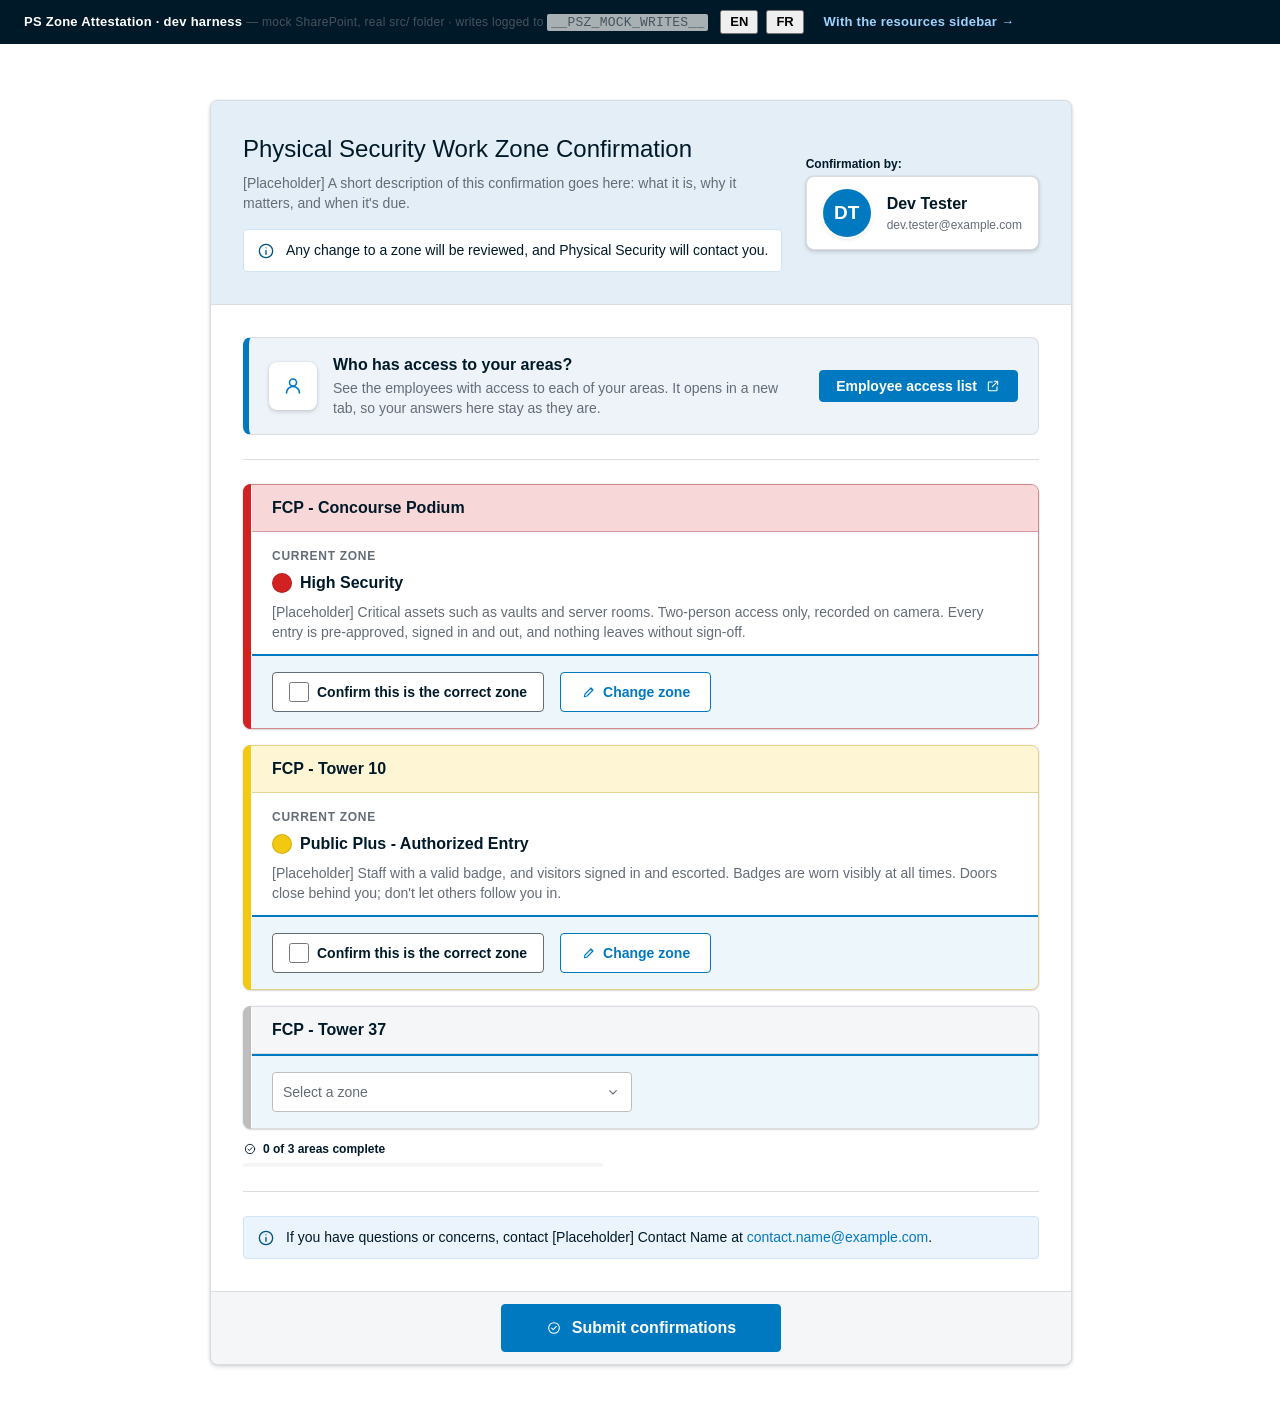
<file: dev/index.html>
<!doctype html>
<html lang="en">
<head>
  <meta charset="utf-8">
  <meta name="viewport" content="width=device-width, initial-scale=1">
  <title>PS Zone Attestation · dev harness</title>
  <!-- =================================================================
    Local dev harness — runs the real deploy folder (../src/) with ZERO
    SharePoint and ZERO network: only the SharePoint adapter is mocked.
    The engine finds design/ and lib/ beside itself exactly as it does
    in production, so this harness also proves the folder is complete.

    Serve the repo root over HTTP (the engine fetches the config and
    sprite, which file:// blocks):

        python -m http.server 8646        (from the repo root)
        → http://localhost:8646/dev/index.html

    Query flags: ?validate renders the doctor report; ?lang=fr opens in
    French (or use the EN / FR buttons); ?Mode=Edit shows the edit-mode
    placeholder. Writes land on window.__PSZ_MOCK_WRITES__ (mock-sp.js).
  ================================================================== -->
  <style>
    /* Harness chrome only — the page around the web-part div. */
    body { margin: 0; background: #f5f6f7; }
    .harness-bar {
      padding: 10px 24px; background: #001928; color: #fff;
      font: 600 13px/1.4 "Segoe UI", sans-serif; letter-spacing: .02em;
    }
    .harness-bar small { font-weight: 400; opacity: .7; }
    .harness-bar button { margin-left: 8px; font: inherit; padding: 1px 8px; cursor: pointer; }
    .harness-bar a { margin-left: 16px; color: #9fd3ff; }
    .harness-canvas { max-width: 860px; margin: 24px auto; background: #fff; border-radius: 8px; padding: 32px; }
  </style>
</head>
<body>
  <div class="harness-bar">PS Zone Attestation · dev harness <small>— mock SharePoint, real src/ folder · writes logged to <code>__PSZ_MOCK_WRITES__</code></small>
    <button type="button" onclick="window.intl && intl.setLang('en')">EN</button><button type="button" onclick="window.intl && intl.setLang('fr')">FR</button>
    <a href="page.html" onclick="this.href = 'page.html' + location.search">With the resources sidebar →</a></div>

  <!-- Simulates the modern-page canvas + the web part's own padding. -->
  <div class="harness-canvas">

    <!-- ============ the actual web part insert, dev-configured ============ -->
    <script src="mock-sp.js"></script>
    <script>
      // vars: the access-list link points at the harness page beside this one
      window.PSZ_FORM_SETTINGS = { mockSp: window.PSZ_MOCK_SP,
        vars: { accessListUrl: location.pathname.replace(/[^/]*$/, '') + 'access.html' } };
    </script>
    <div data-psz-form data-config="../src/ps-zone-attestation.json"></div>
    <script>
      if (location.search.indexOf('validate') > -1) document.querySelector('[data-psz-form]').setAttribute('data-validate', '');
    </script>
    <script src="../src/ps-zone-attestation.js?v=dev"></script>
    <!-- ==================================================================== -->

  </div>
</body>
</html>
</file>
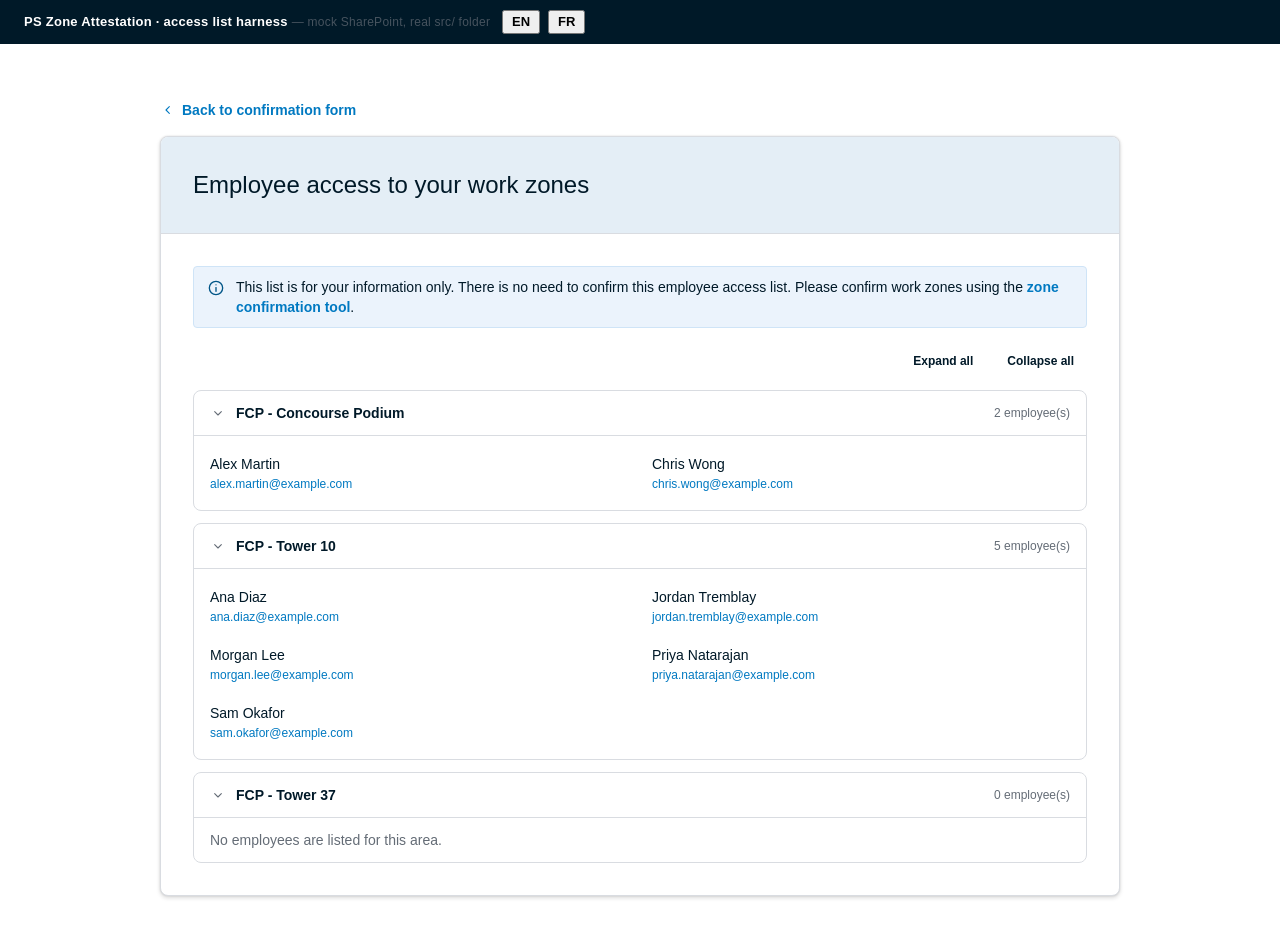
<file: dev/access.html>
<!doctype html>
<html lang="en">
<head>
  <meta charset="utf-8">
  <meta name="viewport" content="width=device-width, initial-scale=1">
  <title>PS Zone Attestation · access list harness</title>
  <!-- =================================================================
    The employee access list page: the third web part on the same engine,
    on a page of its own. The form's notice opens it in a new tab; its
    back link closes that tab (or, opened any other way, goes to
    page.html). Same rules as index.html: the real src/ folder,
    SharePoint mocked, served over HTTP from the repo root:

        python -m http.server 8646
        → http://localhost:8646/dev/access.html   (?lang=fr, ?Mode=Edit)

    Mock rows: PSZ_MOCK_ACCESS in mock-sp.js.
  ================================================================== -->
  <style>
    /* Harness chrome only — the page around the web part. */
    body { margin: 0; background: #f5f6f7; }
    .harness-bar {
      padding: 10px 24px; background: #001928; color: #fff;
      font: 600 13px/1.4 "Segoe UI", sans-serif; letter-spacing: .02em;
    }
    .harness-bar small { font-weight: 400; opacity: .7; }
    .harness-bar button { margin-left: 8px; font: inherit; padding: 1px 8px; cursor: pointer; }
    .harness-canvas { max-width: 960px; margin: 24px auto; background: #fff; border-radius: 8px; padding: 32px; }
  </style>
</head>
<body>
  <div class="harness-bar">PS Zone Attestation · access list harness <small>— mock SharePoint, real src/ folder</small>
    <button type="button" onclick="window.intl && intl.setLang('en')">EN</button><button type="button" onclick="window.intl && intl.setLang('fr')">FR</button></div>

  <div class="harness-canvas">
    <script src="mock-sp.js"></script>
    <script>
      // vars: back to the page harness beside this one
      window.PSZ_FORM_SETTINGS = { mockSp: window.PSZ_MOCK_SP,
        vars: { formUrl: location.pathname.replace(/[^/]*$/, '') + 'page.html' } };
    </script>
    <div data-psz-access data-config="../src/ps-zone-attestation.access.json"></div>
    <script src="../src/ps-zone-attestation.js?v=dev"></script>
  </div>
</body>
</html>
</file>
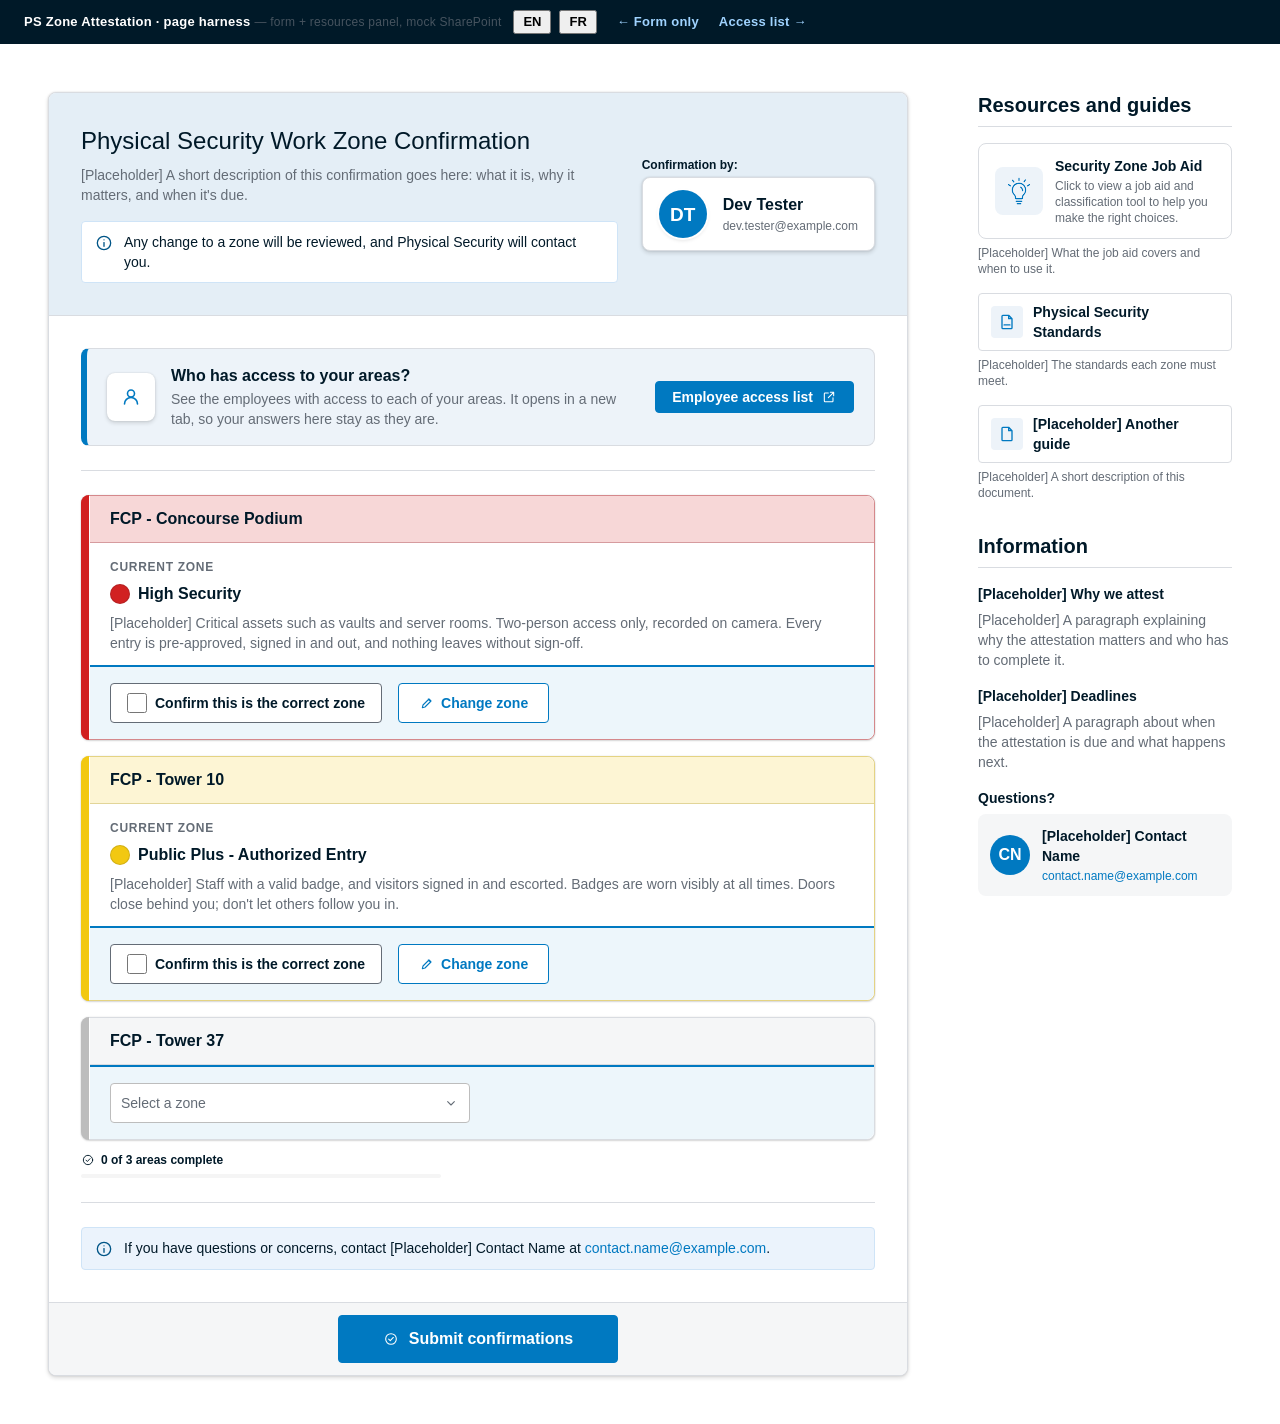
<file: dev/page.html>
<!doctype html>
<html lang="en">
<head>
  <meta charset="utf-8">
  <meta name="viewport" content="width=device-width, initial-scale=1">
  <title>PS Zone Attestation · page harness</title>
  <!-- =================================================================
    The whole attestation page as it's laid out in SharePoint: the form in
    a ¾ column and the resources panel in a ¼ column, two web parts on
    one engine. Same rules as index.html: the real src/ folder, SharePoint
    mocked, served over HTTP from the repo root:

        python -m http.server 8646
        → http://localhost:8646/dev/page.html     (?lang=fr, ?Mode=Edit)

    The column split is the SharePoint page's own section layout, imitated
    here; the engine doesn't set it. index.html stays the form-only harness
    the suite uses.
  ================================================================== -->
  <style>
    /* Harness chrome only — the page around the two web parts. */
    body { margin: 0; background: #f5f6f7; }
    .harness-bar {
      padding: 10px 24px; background: #001928; color: #fff;
      font: 600 13px/1.4 "Segoe UI", sans-serif; letter-spacing: .02em;
    }
    .harness-bar small { font-weight: 400; opacity: .7; }
    .harness-bar button { margin-left: 8px; font: inherit; padding: 1px 8px; cursor: pointer; }
    .harness-bar a { margin-left: 16px; color: #9fd3ff; }
    .harness-page { max-width: 1280px; margin: 24px auto; display: grid; grid-template-columns: 3fr 1fr; gap: 24px; padding: 0 24px; }
    .harness-col { background: #fff; border-radius: 8px; padding: 24px; min-width: 0; }
    @media (max-width: 900px) { .harness-page { grid-template-columns: 1fr; } }
  </style>
</head>
<body>
  <div class="harness-bar">PS Zone Attestation · page harness <small>— form + resources panel, mock SharePoint</small>
    <button type="button" onclick="window.intl && intl.setLang('en')">EN</button><button type="button" onclick="window.intl && intl.setLang('fr')">FR</button>
    <a href="index.html" onclick="this.href = 'index.html' + location.search">← Form only</a>
    <a href="access.html" onclick="this.href = 'access.html' + location.search">Access list →</a></div>

  <script src="mock-sp.js"></script>
  <script>
    // vars: the access-list link points at the harness page beside this one
    window.PSZ_FORM_SETTINGS = { mockSp: window.PSZ_MOCK_SP,
      vars: { accessListUrl: location.pathname.replace(/[^/]*$/, '') + 'access.html' } };
  </script>
  <div class="harness-page">
    <!-- web part 1: the form (¾ column) -->
    <div class="harness-col">
      <div data-psz-form data-config="../src/ps-zone-attestation.json"></div>
      <script src="../src/ps-zone-attestation.js?v=dev"></script>
    </div>
    <!-- web part 2: the resources panel (¼ column) -->
    <div class="harness-col">
      <div data-psz-resources data-config="../src/ps-zone-attestation.resources.json"></div>
      <script src="../src/ps-zone-attestation.js?v=dev"></script>
    </div>
  </div>
</body>
</html>
</file>
